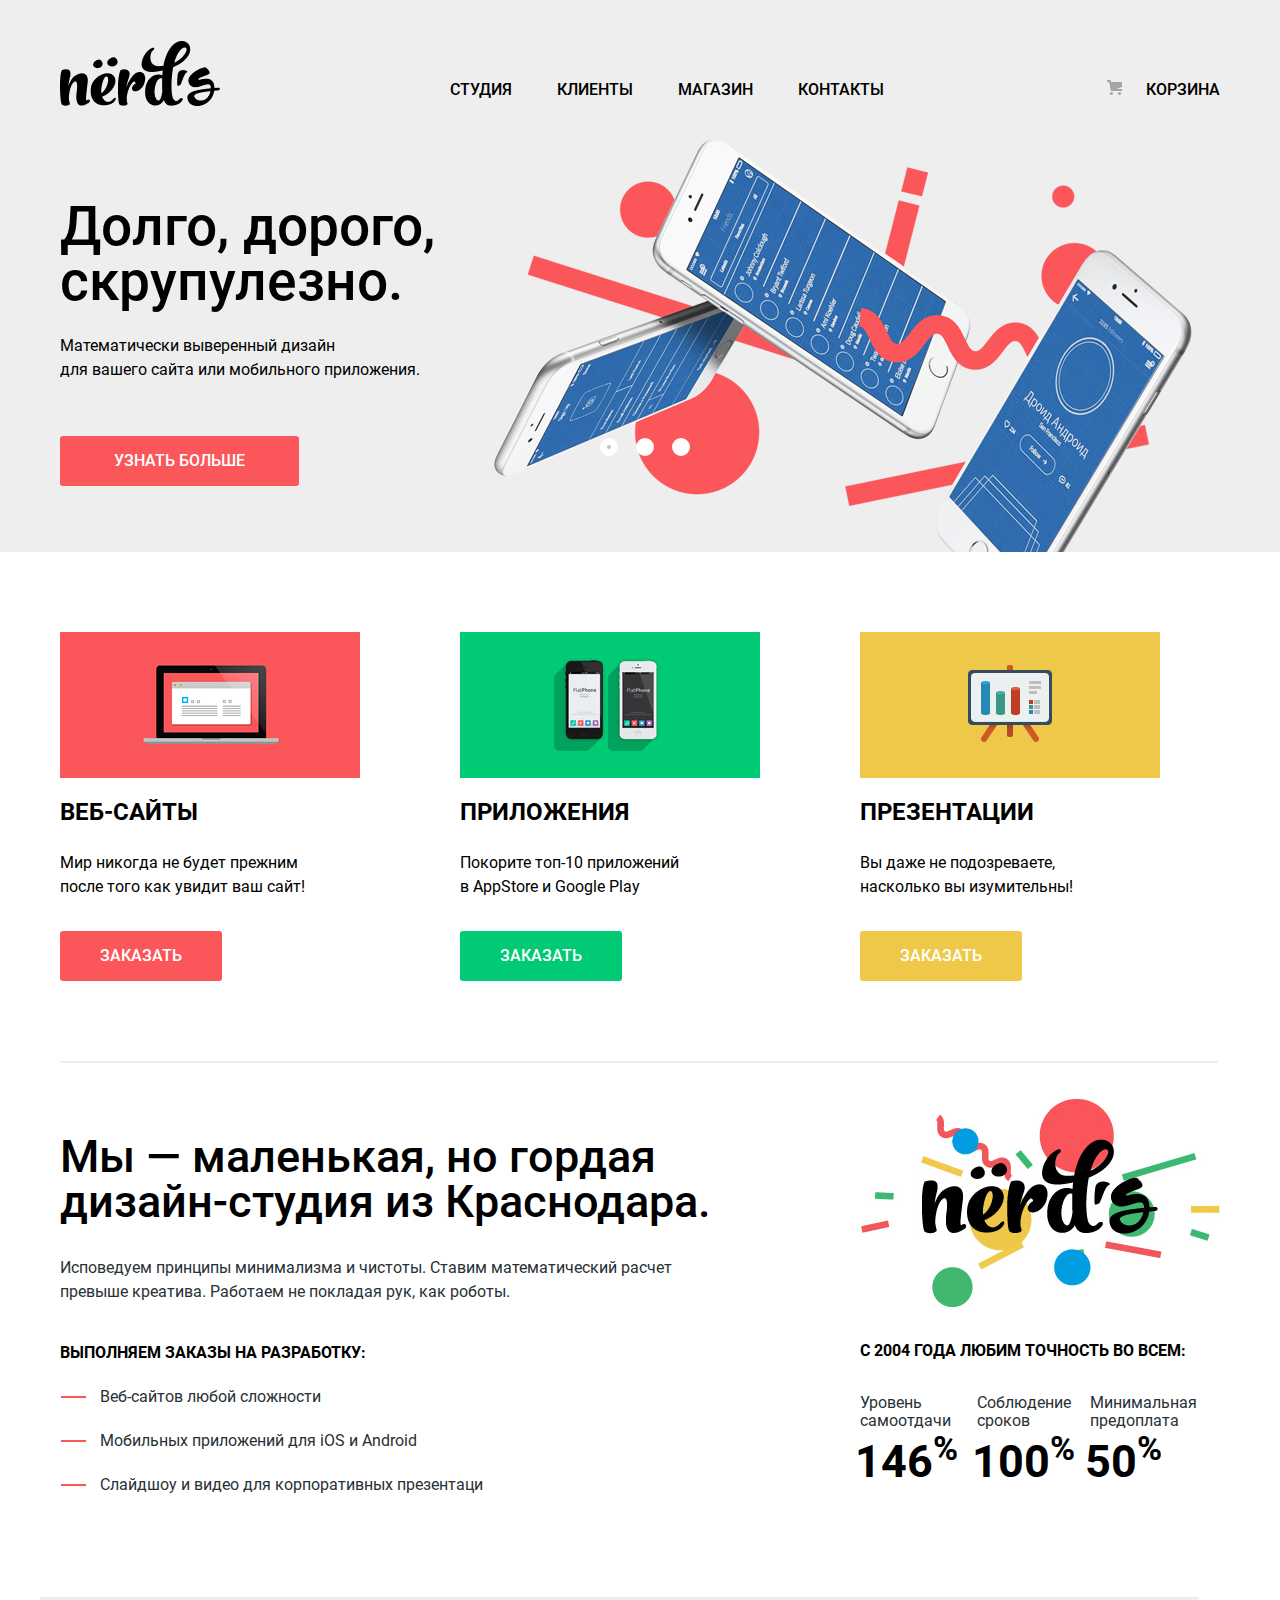
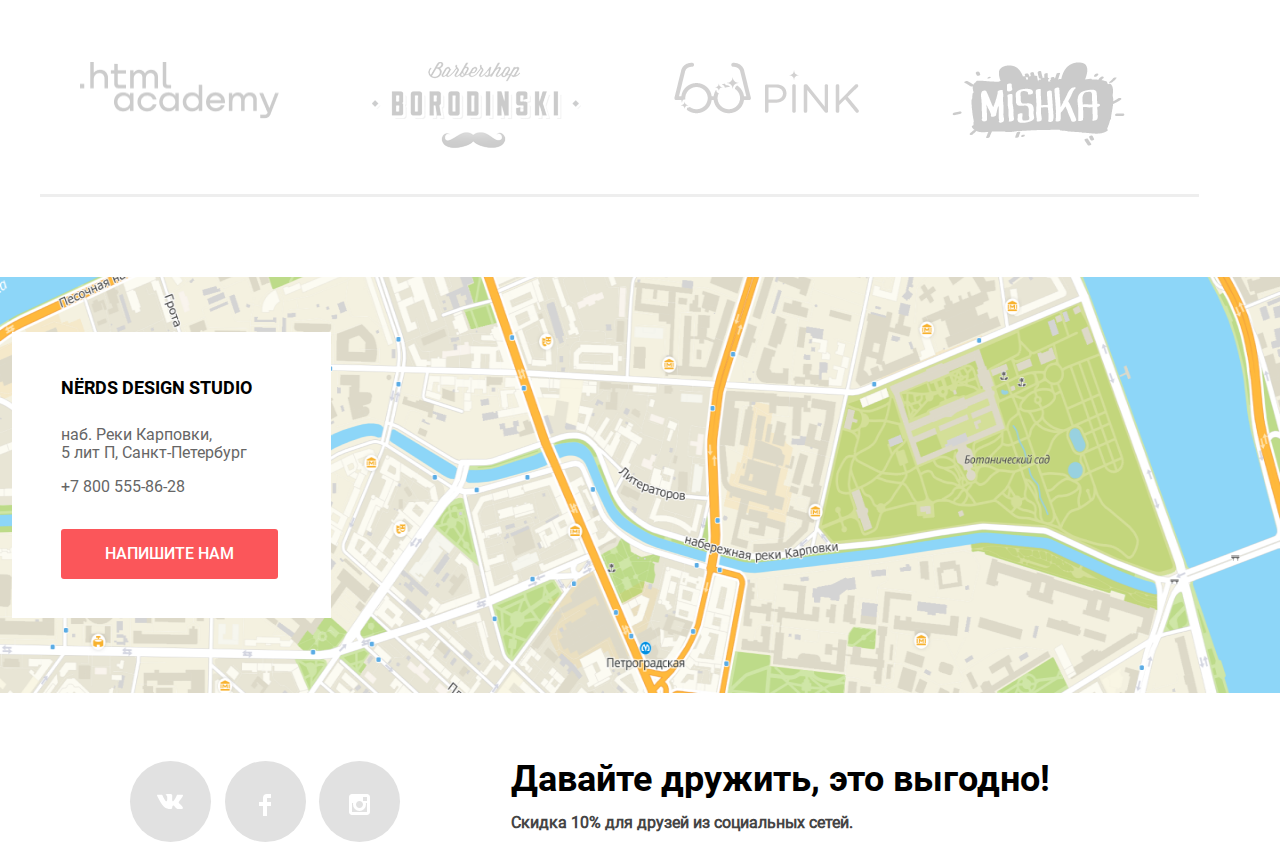
<file: index.html>
<!DOCTYPE html>
<html lang="ru">

<head>
  <meta charset="UTF-8">
  <meta http-equiv="X-UA-Compatible" content="IE=edge">
  <meta name="viewport" content="width=device-width, initial-scale=1.0">
  <link rel="stylesheet" href="./css/normalize.css">
  <link rel="stylesheet" href="./css/global.css">
  <link rel="stylesheet" href="./css/index.css">


  <link rel="apple-touch-icon" sizes="152x152" href="favicons/apple-touch-icon.png">
  <link rel="icon" type="image/png" sizes="32x32" href="favicons/favicon-32x32.png">
  <link rel="icon" type="image/png" sizes="16x16" href="favicons/favicon-16x16.png">
  <link rel="manifest" href="favicons/site.webmanifest">
  <link rel="mask-icon" href="favicons/safari-pinned-tab.svg" color="#000000">
  <meta name="msapplication-TileColor" content="#ffffff">
  <meta name="theme-color" content="#ffffff">

  <title>Nёrds</title>
</head>

<body>

  <div class="visually-hidden">
    <svg>

      <symbol id="trash" viewBox="0 0 15 15 " fill="none">
        <path fill="currentColor"
          d="M4.5 15a1.5 1.5 0 1 0 0-3 1.5 1.5 0 0 0 0 3ZM12.5 15a1.5 1.5 0 1 0 0-3 1.5 1.5 0 0 0 0 3ZM15 2H4.07l-.422-2H0v2h2.031l1.985 9H15V9H9.441L15 6.951V2Z" />
      </symbol>

      <symbol id="vk" viewBox="0 0 27 15" fill="none">
        <path fill="currentColor"
          d="M16.138 11.51c.956-.309 2.18 2.04 3.483 2.939.978.681 1.727.534 1.727.534l3.473-.05s1.815-.112.957-1.554c-.071-.12-.503-1.069-2.585-3.022-2.177-2.043-1.882-1.712.739-5.244 1.597-2.153 2.236-3.468 2.036-4.028-.192-.539-1.365-.399-1.365-.399L20.69.713c-.381.001-.704.119-.851.515-.003.004-.621 1.666-1.445 3.079-1.741 2.989-2.436 3.148-2.724 2.961-.661-.433-.494-1.737-.494-2.664 0-2.897.432-4.105-.846-4.417-.427-.104-.739-.172-1.828-.182-1.392-.021-2.574 0-3.244.329-.445.223-.786.712-.579.74.26.035.843.16 1.155.586.401.552.389 1.789.389 1.789s.229 3.411-.54 3.834c-.528.29-1.25-.302-2.803-3.016-.793-1.388-1.392-2.922-1.392-2.922s-.116-.285-.326-.441c-.25-.185-.6-.244-.6-.244L.848.684S.29.7.085.946c-.182.218-.015.668-.015.668s2.909 6.881 6.203 10.347c3.02 3.182 6.452 2.971 6.452 2.971h1.555s.469-.054.709-.312c.224-.24.214-.691.214-.691s-.031-2.109.935-2.419Z" />
      </symbol>

      <symbol id="facebook" viewBox="0 0 12 22" fill="none">
        <path fill="currentColor" d="M12 4V0H8a4 4 0 0 0-4 4v4H0v4h4v10h4V12h4V8H8V4h4Z" />
      </symbol>

      <symbol id="instagram" viewBox="0 0 21 21" fill="none">
        <path fill="currentColor" fill-rule="evenodd"
          d="M3 0h15c1.65 0 3 1.35 3 3v15c0 1.65-1.35 3-3 3H3c-1.65 0-3-1.35-3-3V3c0-1.65 1.35-3 3-3Zm11 10.5C14 8.57 12.43 7 10.5 7S7 8.57 7 10.5 8.57 14 10.5 14s3.5-1.57 3.5-3.5ZM3 18V9h1.181c-.118.491-.18.995-.181 1.5a6.5 6.5 0 1 0 13 0 6.451 6.451 0 0 0-.181-1.5H18v9H3ZM14 7h4V3h-4v4Z"
          clip-rule="evenodd" />
      </symbol>

      <symbol id="down" viewBox="0 0 11 10" fill="none">
        <path fill="currentColor" d="M5.5 10 0 0h11" />
      </symbol>

      <symbol id="up" viewBox="0 0 11 10" fill="none">
        <path fill="currentColor" d="M5.5 0 0 10h11L5.5 0Z" opacity=".2" />
      </symbol>

      <symbol id="close" viewBox="0 0 21 21" fill="none">
        <path fill="currentColor"
          d="m13.34 10.509 7.376-7.377c.39-.39.39-1.026 0-1.416L19.301.3a1.003 1.003 0 0 0-1.415 0l-7.377 7.378L3.132.301a1.003 1.003 0 0 0-1.416 0L.301 1.716c-.39.39-.39 1.026 0 1.416l7.377 7.377-7.377 7.377c-.39.39-.39 1.026 0 1.415l1.416 1.415c.39.39 1.026.39 1.416 0l7.377-7.377 7.377 7.377c.39.39 1.026.39 1.415 0l1.415-1.415c.39-.39.39-1.026 0-1.415l-7.378-7.377Z" />
      </symbol>

    </svg>
  </div>

  <header class="main-header">
    <nav class="main-navigation">
      <a class="main-header-logo">
        <img src="./img/nerds-logo.png" alt="Логотип Нёрдс">
      </a>

      <ul class="site-navigation">
        <li class="navigation-item">
          <a class="navigation-link" href="#">Студия</a>
        </li>
        <li class="navigation-item">
          <a class="navigation-link" href="#">Клиенты</a>
        </li>
        <li class="navigation-item">
          <a class="navigation-link" href="catalog.html">Магазин</a>
        </li>
        <li class="navigation-item">
          <a class="navigation-link" href="#">Контакты</a>
        </li>
      </ul>

      <a class="login-link" href="#">
        <svg class="trash" width="15" height="15">
          <use xlink:href="#trash"></use>
        </svg>
        Корзина
      </a>
    </nav>
  </header>


  <main>
    <h1 class="visually-hidden">Магазин готовых шаблонов</h1>

    <section class="main-slider">
      <h2 class="visually-hidden">Оссобености</h2>

      <section class="container">
        <div class="slider">


          <div class="slides">

            <input class=" visually-hidden slider-radiobutton slider-radiobutton-1" type="radio" name="radiobutton"
              id="radiobutton-1" checked>
              <input class="visually-hidden slider-radiobutton slider-radiobutton-2" type="radio" name="radiobutton"
              id="radiobutton-2">
              <input class="visually-hidden slider-radiobutton slider-radiobutton-3" type="radio" name="radiobutton"
              id="radiobutton-3">

              <div class="navigation-buttons">
                <label tabindex="0" class="label navigation-button-1" for="radiobutton-1"></label>
                <label tabindex="0" class="label navigation-button-2" for="radiobutton-2"></label>
                <label tabindex="0" class="label navigation-button-3" for="radiobutton-3"></label>
            </div>

            <div class="slide first-slide">
              <b class="slider-title">Долго, дорого,<br> скрупулезно.</b>
              <p class="slider-text">Математически выверенный дизайн<br> для вашего сайта или мобильного приложения.
              </p>
              <button type="button" class="button slider-button">Узнать больше</button>
            </div>

            <div class="slide second-slide">
              <b class="slider-title">Любим математику<br> как ни кто другой</b>
              <p class="slider-text">Никакого креатива, только математические формулы<br> для расчета идеальных
                пропорций.</p>
              <button type="button" class="button slider-button">Узнать больше</button>
            </div>

            <div class="slide third-slide">
              <b class="slider-title">Только ночь,<br> только хардкор</b>
              <p class="slider-text">Работать днем, как все? Мы против этого.<br> Ближе к полуночи работа только
                начинается.</p>
              <button type="button" class="button slider-button">Узнать больше</button>
            </div>

          </div>
        </div>
      </section>
    </section>

    <section class="container">

      <section class="services">
        <h2 class="visually-hidden">Услуги</h2>

        <ul class="services-list">

          <li class="services-item services-item-sites">
            <h3 class="services-text-main">Веб-сайты</h3>
            <p class="services-text">Мир никогда не будет прежним<br> после того как увидит ваш сайт!</p>
            <button type="button" class="button services-button services-button-red">Заказать</button>
          </li>

          <li class="services-item services-item-applications">
            <h3 class="services-text-main">Приложения</h3>
            <p class="services-text">Покорите топ-10 приложений<br> в AppStore и Google Play</p>
            <button type="button" class="button services-button services-button-green">Заказать</button>
          </li>

          <li class="services-item services-item-presentations">
            <h3 class="services-text-main">Презентации</h3>
            <p class="services-text">Вы даже не подозреваете,<br> насколько вы изумительны!</p>
            <button type="button" class="button services-button services-button-yellow">Заказать</button>
          </li>

        </ul>
      </section>

      <div class="index-columns">
        <section class="about">
          <h2 class="visually-hidden">О нас</h2>

          <b class="about-main-text">Мы — маленькая, но гордая дизайн-студия из Краснодара.</b>
          <p class="about-text">Исповедуем принципы минимализма и чистоты. Ставим математический расчет превыше
            креатива. Работаем не покладая рук, как роботы.</p>

          <p class="about-title-text">Выполняем заказы на разработку:</p>

          <ul class="about-list">
            <li class="about-item">Веб-сайтов любой сложности</li>
            <li class="about-item">Мобильных приложений для iOS и Android</li>
            <li class="about-item">Слайдшоу и видео для корпоративных презентаци</li>
          </ul>
        </section>

        <section class="statistics">

          <h2 class="visually-hidden">Статистика</h2>


          <p class="statistic-main-text">C 2004 года любим точность во всем:</p>

          <dl class="statistics-list">
            <div>
              <dt class="statistic-text">Уровень самоотдачи</dt>
              <dd class="statistic-numbers">146<sup>%</sup></dd>
            </div>
            <div>
              <dt class="statistic-text">Соблюдение сроков</dt>
              <dd class="statistic-numbers">100<sup>%</sup></dd>
            </div>
            <div>
              <dt class="statistic-text">Минимальная предоплата</dt>
              <dd class="statistic-numbers">50<sup>%</sup></dd>
            </div>
          </dl>
        </section>
      </div>

      <section class="clients">
        <h2 class="visually-hidden">Клиенты</h2>

        <ul class="clients-list">
          <li class="client-item">
            <a class="clients-logo" href="#">
              <img src="./img/logo-htmlacademy.png" alt="HTML Academy" width="199" height="57">
            </a>
          </li>
          <li class="client-item">
            <a class="clients-logo" href="#">
              <img src="./img/logo-barbershop.png" alt="Барбершоп Бородинский" width="209" height="90">
            </a>
          </li>
          <li class="client-item">
            <a class="clients-logo" href="#">
              <img src="./img/logo-pink.png" alt="Магазин очков Pink" width="185" height="52">
            </a>
          </li>
          <li class="client-item">
            <a class="clients-logo" href="#">
              <img src="./img/logo-mishka.png" alt="Магазин игрушек Mishka" width="173" height="84">
            </a>
          </li>
        </ul>
      </section>

    </section>
  </main>

  <footer class="main-footer">
    <section class="map">
      <h2 class="visually-hidden">Карта</h2>
    </section>

    <section class="contacts">
      <div class="contact-block">
        <h2 class="contact-title">Nёrds design studio</h2>
        <p class="contact-text">наб. Реки Карповки,<br> 5 лит П, Санкт-Петербург</p>
        <a class="contact-text" href="tel:+78005558628">+7 800 555-86-28</a><br>
        <button type="button" class="contact-button button-open">Напишите нам</button>
      </div>
    </section>

    <section class="socials">
      <h2 class="visually-hidden">Мы в социальных сетях</h2>

      <ul class="socials-list">
        <li class="social-item">
          <a class="link" href="https://vk.com/htmlacademy">
            <svg class="icon" width="27" height="15">
              <use xlink:href="#vk"></use>
            </svg>
            <span class="visually-hidden">Вконтакте</span>
          </a>
        </li>

        <li class="social-item">
          <a class="link" href="https://www.facebook.com/htmlacademy/">
            <svg width="12" height="22">
              <use xlink:href="#facebook"></use>
            </svg>
            <span class="visually-hidden">Фейсбук</span>
          </a>
        </li>

        <li class="social-item">
          <a class="link" href="https://www.instagram.com/htmlacademy/">
            <svg width="21" height="21">
              <use xlink:href="#instagram"></use>
            </svg>
            <span class="visually-hidden">instagram</span>
          </a>
        </li>

      </ul>

      <ul class="social-text-list">
        <li class="social-text-item">
          <b class="social-main-text">Давайте дружить, это выгодно!</b>
        </li>

        <li class="social-text-item">
          <b class="social-text">Скидка 10% для друзей из социальных сетей.</b>
        </li>
      </ul>
    </section>
  </footer>


  <section class="modal modal--show">
    <h2 class="modal-title">Напишите нам</h2>

    <form class="modal-form" method="get">
      <p>
        <label class="modal-label" for="name">Ваше имя:</label><br>
        <input class="modal-input" id="name" type="text" name="name" placeholder="   Имя Фамилия" required>
      </p>
      <p>
        <label class="modal-label" for="email">Ваш email:</label><br>
        <input class="modal-input" id="email" type="text" name="email" placeholder="   email@example.com" required>
      </p>
      <p>
        <label class="modal-label" for="message">Текст письма:</label><br>
        <textarea class="modal-textarea" name="text" id="message" cols="30" rows="10" placeholder="   B свободной форме"
          required></textarea>
      </p>

      <button class="button modal-button" type="submit">Отправить</button>
    </form>

    <button class="modal-close-button button-close" type="button">
      <svg width="21" height="21">
        <use xlink:href="#close"></use>
      </svg>
      <span class="visually-hidden">Close</span>
    </button>
  </section>


  <script src="./script.js"></script>

</body>

</html>
</file>
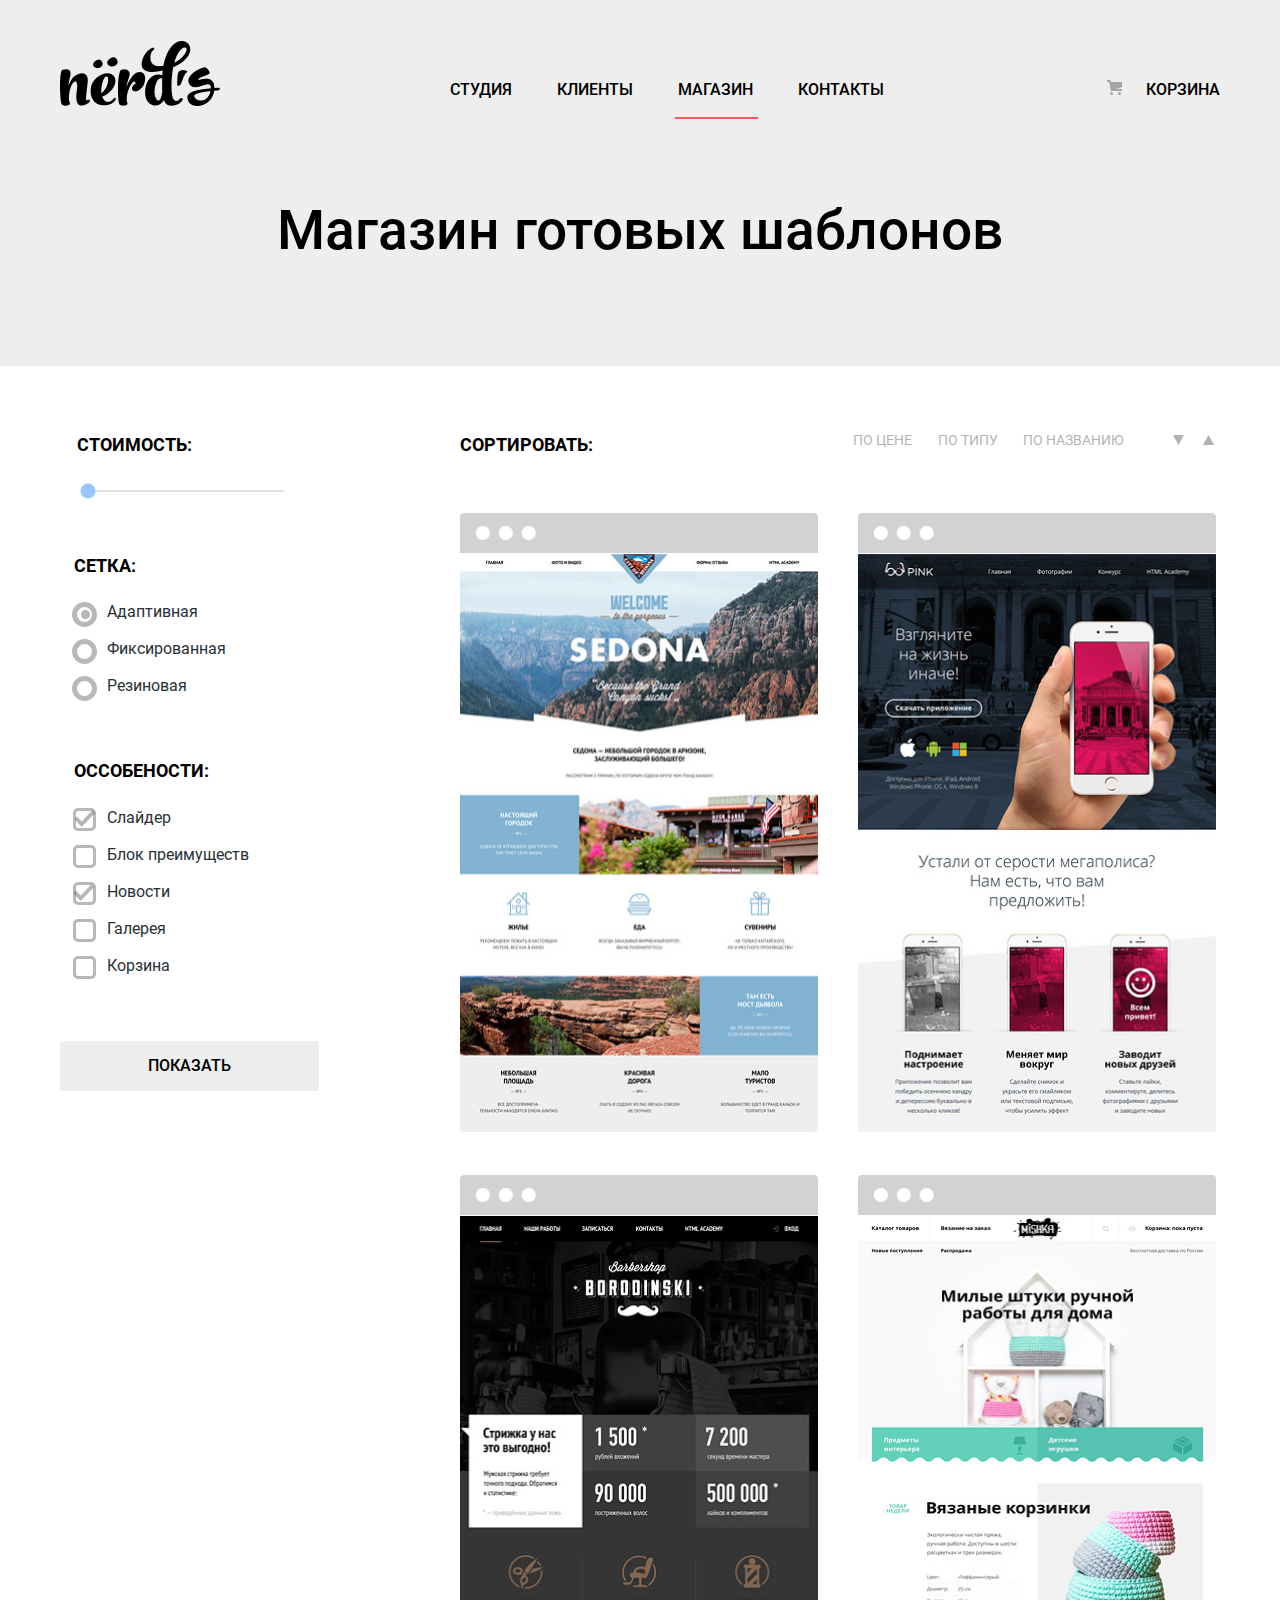
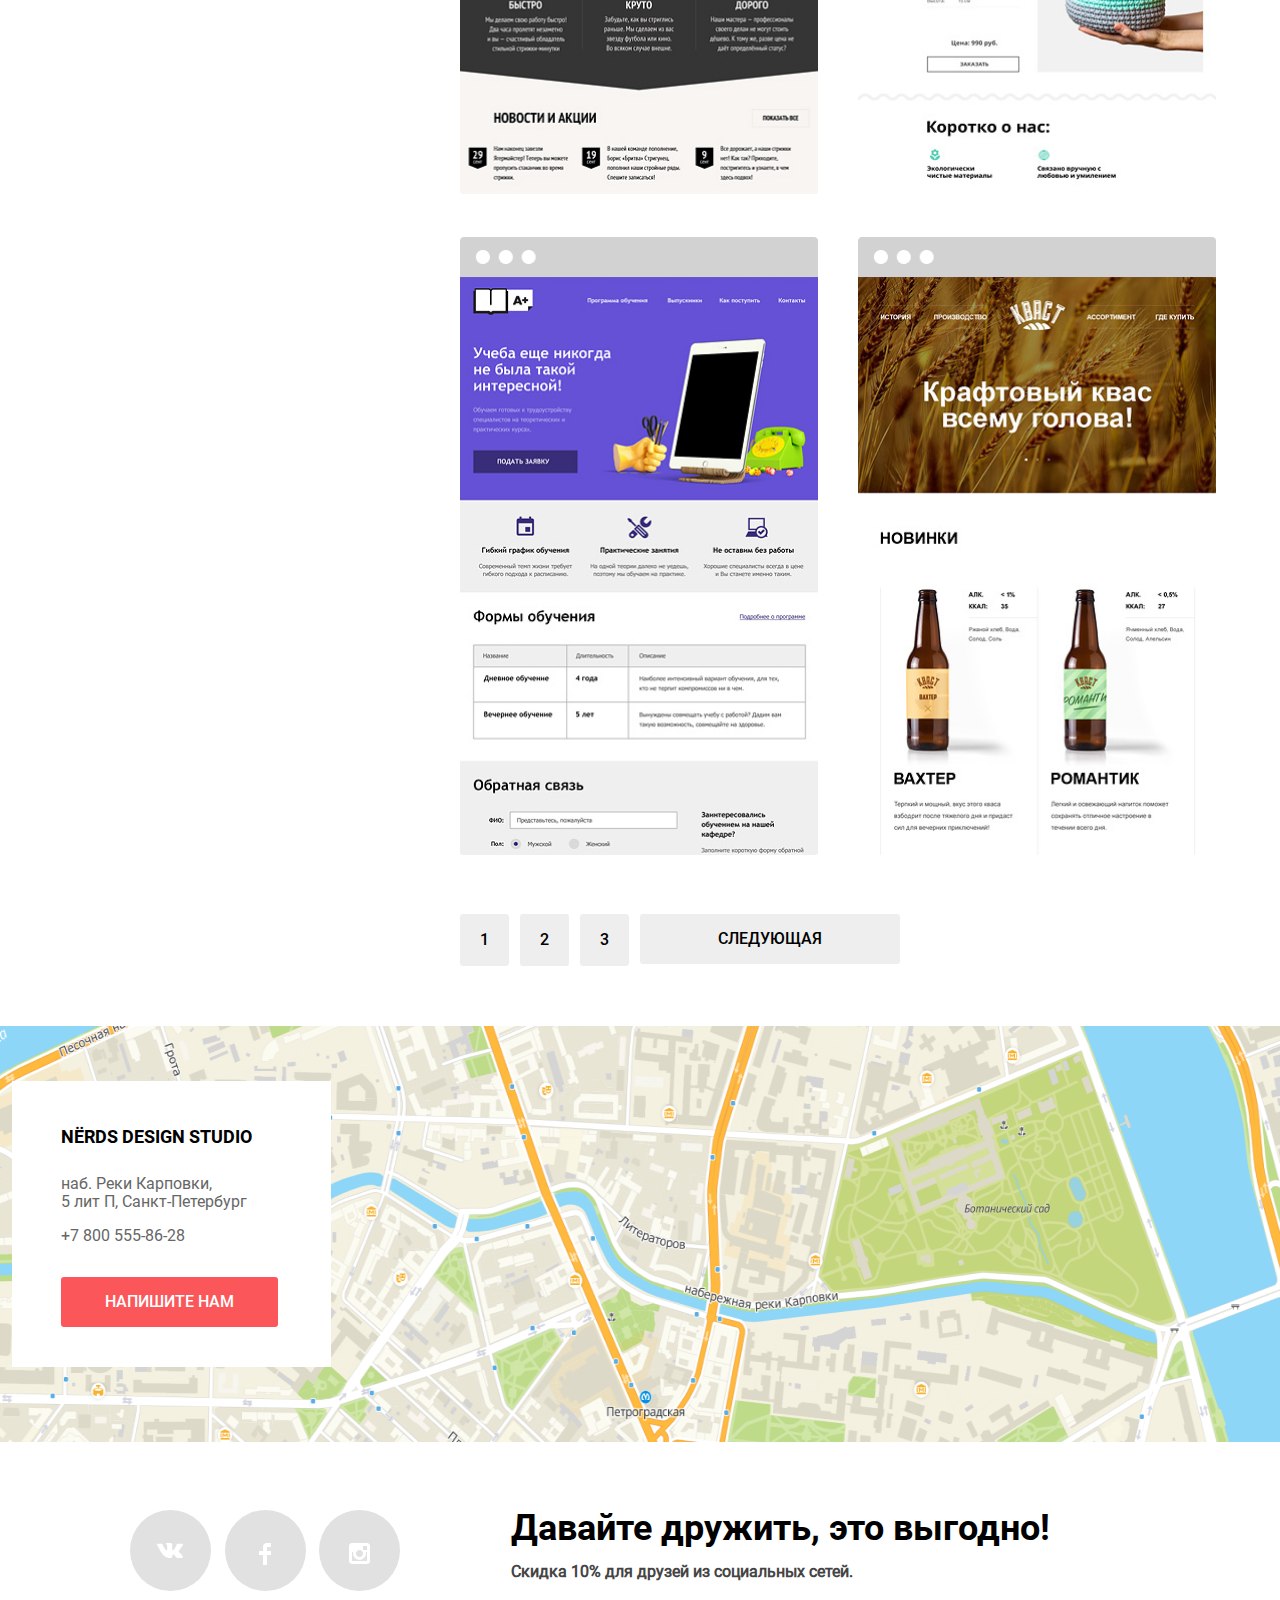
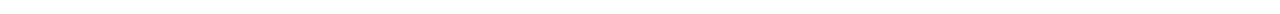
<file: catalog.html>
<!DOCTYPE html>
<html lang="ru">

<head>
  <meta charset="UTF-8">
  <meta http-equiv="X-UA-Compatible" content="IE=edge">
  <meta name="viewport" content="width=device-width, initial-scale=1.0">
  <link rel="stylesheet" href="./css/normalize.css">
  <link rel="stylesheet" href="./css/global.css">
  <link rel="stylesheet" href="./css/catalog.css">

  <link rel="apple-touch-icon" sizes="152x152" href="favicons/apple-touch-icon.png">
  <link rel="icon" type="image/png" sizes="32x32" href="favicons/favicon-32x32.png">
  <link rel="icon" type="image/png" sizes="16x16" href="favicons/favicon-16x16.png">
  <link rel="manifest" href="favicons/site.webmanifest">
  <link rel="mask-icon" href="favicons/safari-pinned-tab.svg" color="#000000">
  <meta name="msapplication-TileColor" content="#ffffff">
  <meta name="theme-color" content="#ffffff">

  <title>Catalog</title>
</head>

<body>

  <div class="visually-hidden">
    <svg>
      <symbol id="trash" viewBox="0 0 15 15 " fill="none">
        <path fill="currentColor"
          d="M4.5 15a1.5 1.5 0 1 0 0-3 1.5 1.5 0 0 0 0 3ZM12.5 15a1.5 1.5 0 1 0 0-3 1.5 1.5 0 0 0 0 3ZM15 2H4.07l-.422-2H0v2h2.031l1.985 9H15V9H9.441L15 6.951V2Z" />
      </symbol>
      <symbol id="vk" viewBox="0 0 27 15" fill="none">
        <path fill="currentColor"
          d="M16.138 11.51c.956-.309 2.18 2.04 3.483 2.939.978.681 1.727.534 1.727.534l3.473-.05s1.815-.112.957-1.554c-.071-.12-.503-1.069-2.585-3.022-2.177-2.043-1.882-1.712.739-5.244 1.597-2.153 2.236-3.468 2.036-4.028-.192-.539-1.365-.399-1.365-.399L20.69.713c-.381.001-.704.119-.851.515-.003.004-.621 1.666-1.445 3.079-1.741 2.989-2.436 3.148-2.724 2.961-.661-.433-.494-1.737-.494-2.664 0-2.897.432-4.105-.846-4.417-.427-.104-.739-.172-1.828-.182-1.392-.021-2.574 0-3.244.329-.445.223-.786.712-.579.74.26.035.843.16 1.155.586.401.552.389 1.789.389 1.789s.229 3.411-.54 3.834c-.528.29-1.25-.302-2.803-3.016-.793-1.388-1.392-2.922-1.392-2.922s-.116-.285-.326-.441c-.25-.185-.6-.244-.6-.244L.848.684S.29.7.085.946c-.182.218-.015.668-.015.668s2.909 6.881 6.203 10.347c3.02 3.182 6.452 2.971 6.452 2.971h1.555s.469-.054.709-.312c.224-.24.214-.691.214-.691s-.031-2.109.935-2.419Z" />
      </symbol>
      <symbol id="facebook" viewBox="0 0 12 22" fill="none">
        <path fill="currentColor" d="M12 4V0H8a4 4 0 0 0-4 4v4H0v4h4v10h4V12h4V8H8V4h4Z" />
      </symbol>
      <symbol id="instagram" viewBox="0 0 21 21" fill="none">
        <path fill="currentColor" fill-rule="evenodd"
          d="M3 0h15c1.65 0 3 1.35 3 3v15c0 1.65-1.35 3-3 3H3c-1.65 0-3-1.35-3-3V3c0-1.65 1.35-3 3-3Zm11 10.5C14 8.57 12.43 7 10.5 7S7 8.57 7 10.5 8.57 14 10.5 14s3.5-1.57 3.5-3.5ZM3 18V9h1.181c-.118.491-.18.995-.181 1.5a6.5 6.5 0 1 0 13 0 6.451 6.451 0 0 0-.181-1.5H18v9H3ZM14 7h4V3h-4v4Z"
          clip-rule="evenodd" />
      </symbol>
      <symbol id="down" viewBox="0 0 11 10" fill="none">
        <path fill="currentColor" d="M5.5 10 0 0h11" />
      </symbol>
      <symbol id="up" viewBox="0 0 11 10" fill="none">
        <path fill="currentColor" d="M5.5 0 0 10h11L5.5 0Z" />
      </symbol>
      <symbol id="close" viewBox="0 0 21 21" fill="none">
        <path fill="currentColor"
          d="m13.34 10.509 7.376-7.377c.39-.39.39-1.026 0-1.416L19.301.3a1.003 1.003 0 0 0-1.415 0l-7.377 7.378L3.132.301a1.003 1.003 0 0 0-1.416 0L.301 1.716c-.39.39-.39 1.026 0 1.416l7.377 7.377-7.377 7.377c-.39.39-.39 1.026 0 1.415l1.416 1.415c.39.39 1.026.39 1.416 0l7.377-7.377 7.377 7.377c.39.39 1.026.39 1.415 0l1.415-1.415c.39-.39.39-1.026 0-1.415l-7.378-7.377Z" />
      </symbol>
    </svg>
  </div>

  <header class="main-header">
    <nav class="main-navigation">
      <a href="index.html" class="main-header-logo">
        <img src="./img/nerds-logo.png" alt="Логотип Нёрдс">
      </a>

      <ul class="site-navigation">
        <li class="navigation-item">
          <a class="navigation-link" href="#">Студия</a>
        </li>
        <li class="navigation-item">
          <a class="navigation-link " href="#">Клиенты</a>
        </li>
        <li class="navigation-item">
          <a class="navigation-link navigation-link-shop" href="#">Магазин</a>
        </li>
        <li class="navigation-item">
          <a class="navigation-link" href="#">Контакты</a>
        </li>
      </ul>

      <a class="login-link" href="#">
        <svg class="trash" width="15" height="15">
          <use xlink:href="#trash"></use>
        </svg>
        Корзина
      </a>
    </nav>
  </header>

  <main>
    <section class="title">
      <div class="container">
    <h1 class="main-title">Магазин готовых шаблонов</h1>
  </div>
  </section>

    <div class="shop container">
      <section class="filter">
        <h2 class="visually-hidden">Фильтр товаров</h2>
        <form>
          <label for="price" class="filter-legend filter-legend-price">Стоимость:</label><br><br>
          <input id="price" class="filter-range" type="range" min="0" max="150000" value="50" step="10">

          <fieldset class="grid">
            <legend class="filter-legend">Сетка:</legend>
            <ul>
              <li class="filter-radiobuttons">
                <input class="visually-hidden filter-radiobutton filter-radiobutton-adaptive" type="radio" name="grid" id="adaptive"
                  checked>
                <label class="label" for="adaptive">Адаптивная</label>
              </li>

              <li class="filter-radiobuttons">
                <input class="visually-hidden filter-radiobutton filter-radiobutton-fixed" type="radio" name="grid" id="fixed">
                <label class="label" for="fixed">Фиксированная</label>
              </li>

              <li class="filter-radiobuttons">
                <input class="visually-hidden filter-radiobutton filter-radiobutton-rubber" type="radio" name="grid" id="rubber">
                <label class="label" for="rubber">Резиновая</label>
              </li>

            </ul>
          </fieldset>

          <fieldset class="peculiarities">
            <legend class="filter-legend">Оссобености:</legend>
            <ul>
              <li class="filter-checkboxes">
                <input class="visually-hidden filter-checkbox filter-checkbox-slider" type="checkbox" name="peculiarities" id="slider" checked>
                <label class="label" for="slider">Слайдер</label>
              </li>

              <li class="filter-checkboxes">
                <input class="visually-hidden filter-checkbox filter-checkbox-adventages" type="checkbox" name="peculiarities" id="adventages">
                <label class="label" for="adventages">Блок преимуществ</label>
              </li>

              <li class="filter-checkboxes">
                <input class="visually-hidden filter-checkbox filter-checkbox-news" type="checkbox" name="peculiarities" id="news" checked>
                <label class="label" for="news">Новости</label>
              </li>

              <li class="filter-checkboxes">
                <input class="visually-hidden filter-checkbox filter-checkbox-galery" type="checkbox" name="peculiarities" id="galery">
                <label class="label" for="galery">Галерея</label>
              </li>

              <li class="filter-checkboxes">
                <input class="visually-hidden filter-checkbox filter-checkbox-bascket" type="checkbox" name="peculiarities" id="bascket">
                <label class="label" for="bascket">Корзина</label>
              </li>

            </ul>
          </fieldset>
          <button class="button filter-button" type="button">Показать</button>
        </form>
      </section>

      <div>
        <section class="sorting">
          <h2 class="text-sorting">Сортировать:</h2>
          <ul class="sorting-list">
            <li class="sorting-item">
              <a class="sorting-link " href="#">По цене</a>
            </li>

            <li class="sorting-item">
              <a class="sorting-link" href="#">По типу</a>
            </li>

            <li class="sorting-item">
              <a class="sorting-link" href="#">По названию</a>
            </li>

            <li class="sorting-item">
              <a class="sorting-link" href="#">
                <svg width="11" height="10">
                  <use xlink:href="#down"></use>
                </svg>
              </a>
            </li>

            <li class="sorting-item">
              <a class="sorting-link" href="#">
                <svg width="11" height="10">
                  <use xlink:href="#up"></use>
                </svg>
              </a>
            </li>
          </ul>
        </section>

        <section class="templates">
          <h2 class="visually-hidden">Шаблоны</h2>

          <ul class="templates-list">
            <li class="templates-item">
              <img class="templates-browser" src="./img/browser.png" alt="Браузер" width="358" height="40">
              <img class="templates-image" src="./img/img-sedona.png" alt="Сайт для туристов Sedona" width="358"
                height="578">
              <div class="templates-characteristic">
                <p class="templates-header">Sedona</p>
                <p class="templates-text">Информационный сайт<br> для туристов</p>
                <button class="templates-button" type="button">9 900 ₽</button>
              </div>
            </li>

            <li class="templates-item">
              <img class="templates-browser" src="./img/browser.png" alt="Браузер" width="358" height="40">
              <img class="templates-image" src="./img/img-pink.png" alt="Лендинг приложения Pink" width="358"
                height="578">
              <div class="templates-characteristic">
                <p class="templates-header">Pink App</p>
                <p class="templates-text">Продуктовый лендинг<br> приложения для iOS и Android</p>
                <button class="templates-button" type="button">9 900 ₽</button>
              </div>
            </li>

            <li class="templates-item">
              <img class="templates-browser" src="./img/browser.png" alt="Браузер" width="358" height="40">
              <img class="templates-image" src="./img/img-barbershop.png" alt="Барбершоп Borodinski" width="358"
                height="578">
              <div class="templates-characteristic">
                <p class="templates-header">Barbershop</p>
                <p class="templates-text">Сайт салона красоты.<br> Для мужчин, да.</p>
                <button class="templates-button" type="button">9 900 ₽</button>
              </div>
            </li>

            <li class="templates-item">
              <img class="templates-browser" src="./img/browser.png" alt="Браузер" width="358" height="40">
              <img class="templates-image" src="./img/img-mishka.png" alt="Магазин вязаных игрушек Mishka" width="358"
                height="578">
              <div class="templates-characteristic">
                <p class="templates-header">Mishka</p>
                <p class="templates-text">Интернет-магазин<br> вязаных игрушек</p>
                <button class="templates-button" type="button">9 900 ₽</button>
              </div>
            </li>

            <li class="templates-item">
              <img class="templates-browser" src="./img/browser.png" alt="Браузер" width="358" height="40">
              <img class="templates-image" src="./img/img-aplus.png" alt="Лендинг курсов A Plus" width="358"
                height="578">
              <div class="templates-characteristic">
                <p class="templates-header">A Plus</p>
                <p class="templates-text">Лендинг курсов повышения<br> квалификации</p>
                <button class="templates-button" type="button">9 900 ₽</button>
              </div>
            </li>

            <li class="templates-item">
              <img class="templates-browser" src="./img/browser.png" alt="Браузер" width="358" height="40">
              <img class="templates-image" src="./img/img-kvast.png" alt="Крафтовый квас Кваст" width="358"
                height="578">
              <div class="templates-characteristic">
                <p class="templates-header">Кваст</p>
                <p class="templates-text">Промо-сайт производителя<br> крафтового кваса</p>
                <button class="templates-button" type="button">9 900 ₽</button>
              </div>
            </li>
          </ul>
        </section>

        <section class="guide-buttons">
          <h2 class="visually-hidden">Направляющие кнопки</h2>

          <ul class="guide-buttons-list">
            <li class="guide-button-item">
              <button class="guide-button" type="button">1</button>
            </li>

            <li class="guide-button-item">
              <button class="guide-button" type="button">2</button>
            </li>

            <li class="guide-button-item">
              <button class="guide-button" type="button">3</button>
            </li>

            <li class="guide-button-item">
              <button class=" guide-button-next" type="button">Следующая </button>
            </li>
          </ul>

        </section>
      </div>
    </div>
  </main>

  <footer class="main-footer">
    <section class="map">
      <h2 class="visually-hidden">Карта</h2>
    </section>

    <section class="contacts">
      <div class="contact-block">
        <h2 class="contact-title">Nёrds design studio</h2>
        <p class="contact-text">наб. Реки Карповки,<br> 5 лит П, Санкт-Петербург</p>
        <a class="contact-text" href="tel:+78005558628">+7 800 555-86-28</a><br>
        <button type="button" class="contact-button button-open">Напишите нам</button>
      </div>
    </section>

    <section class="socials">
      <h2 class="visually-hidden">Мы в социальных сетях</h2>

      <ul class="socials-list">
        <li class="social-item">
          <a class="link" href="https://vk.com/htmlacademy">
            <svg class="icon" width="27" height="15">
              <use xlink:href="#vk"></use>
            </svg>
            <span class="visually-hidden">Вконтакте</span>
          </a>
        </li>
        <li class="social-item">
          <a class="link" href="https://www.facebook.com/htmlacademy/">
            <svg width="12" height="22">
              <use xlink:href="#facebook"></use>
            </svg>
            <span class="visually-hidden">Фейсбук</span>
          </a>
        </li>
        <li class="social-item">
          <a class="link" href="https://www.instagram.com/htmlacademy/">
            <svg width="21" height="21">
              <use xlink:href="#instagram"></use>
            </svg>
            <span class="visually-hidden">instagram</span>
          </a>
        </li>
      </ul>

      <ul class="social-text-list">
        <li class="social-text-item">
          <b class="social-main-text">Давайте дружить, это выгодно!</b>
        </li>

        <li class="social-text-item">
          <b class="social-text">Скидка 10% для друзей из социальных сетей.</b>
        </li>
      </ul>
    </section>
  </footer>


  <section class="modal">
    <h2 class="modal-title">Напишите нам</h2>

    <form class="modal-form" method="get">
      <p>
        <label class="modal-label" for="name">Ваше имя:</label><br>
        <input class="modal-input" id="name" type="text" name="name" placeholder="   Имя Фамилия" required>
      </p>
      <p>
        <label class="modal-label" for="email">Ваш email:</label><br>
        <input class="modal-input" id="email" type="text" name="email" placeholder="   email@example.com" required>
      </p>
      <p>
        <label class="modal-label" for="message">Текст письма:</label><br>
        <textarea class="modal-textarea" name="text" id="message" cols="30" rows="10" placeholder="   B свободной форме"
          required></textarea>
      </p>

      <button class="button modal-button" type="submit">Отправить</button>
    </form>

    <button class="modal-close-button button-close" type="button">
      <svg width="21" height="21">
        <use xlink:href="#close"></use>
      </svg>
      <span class="visually-hidden">Close</span>
    </button>
  </section>


<script src="./script.js"></script>


</body>

</html>
</file>
<file: css/global.css>
@font-face {
  font-family: "Roboto Regular";
  src: url(../fonts/Roboto-Regular.ttf);
  font-weight: 400;
  font-style: normal;
}

@font-face {
  font-family: "Roboto Medium";
  src: url(../fonts/Roboto-Medium.ttf);
  font-weight: 500;
  font-style: normal;
}

@font-face {
  font-family: "Roboto Bold";
  src: url(../fonts/Roboto-Bold.ttf);
  font-weight: 700;
  font-style: normal;
}
*,
*::before,
*::after {
  box-sizing: border-box;
  font-size: inherit;
  color: inherit;
  line-height: inherit;
}

.visually-hidden {
  position: absolute;
  width: 1px;
  height: 1px;
  margin: -1px;
  border: 0;
  padding: 0;
  white-space: nowrap;
  clip-path: inset(100%);
  clip: rect(0 0 0 0);
  overflow: hidden;
}

ul {
  list-style: none;
}

a {
  text-decoration: none;
}

button {
  cursor: pointer;
}

.container {
  margin: 0 auto;
  width: 1160px;
}

.main-header {
  background-color: #EEEEEE;
  padding-top: 40px;
}

.main-navigation {
  display: flex;
  justify-content: space-between;
  width: 1160px;
  margin: 0 auto;
  font-family: "Roboto Medium";
  font-size: 16px;
  color: #000000;
  line-height: 30px;
}

.main-header-logo:hover {
  opacity: 70%;
  transition: all 0.3s;
  cursor: pointer;
}

.main-header-logo:active {
  opacity: 30%;
}


.site-navigation {
  width: 437px;
  display: flex;
  justify-content: space-between;
  text-transform: uppercase;
  margin-left: -70px;
}

.navigation-item {
  margin-right: 45px;
  padding-top: 19px;
}
.navigation-item:hover {
  color: #FB565A;
}
.navigation-item:active {
  color: #000000;
  opacity: 0.3;
}

.login-link {
  padding-top: 35px;
  text-transform: uppercase;
}
.login-link:hover {
  color: #FB565A;
}
.login-link:active {
  opacity: 30%;
  color: #000000;
}

.trash {
  margin-right: 20px;
  opacity: 0.3;
}


.map {
  margin-bottom: -415px;
  background-image: url(../img/map\ 1.png);
  background-size: 100%  416px;
  height: 416px;
}

.contacts {
  width: 319px;
  margin: 0 auto;
}

.contact-block {
  margin-left: -470px;
  height: 340px;
  padding-left: 50px;
  padding-top: 80px;
  background-image: url(../img/contacts-background.png);
  background-repeat: no-repeat;
  background-position: 1px 54px;
}

.contact-title {
  font-family: "Roboto Bold";
  font-size: 18px;
  line-height: 30px;
  color: #000000;
  text-transform: uppercase;
}

.contact-text {
  font-family: "Roboto Regular";
  font-size: 16px;
  line-height: 18px;
  color: #666666;
  margin-top: 23px;
}

.contact-button {
  font-family: "Roboto Medium";
  font-size: 16px;
  line-height: 18px;
  color: white;
  background-color: #FB565A;
  border-radius: 3px;
  padding: 15px 44px;
  height: 50px;
  border: 0px;
  margin-top: 32px;
  text-transform: uppercase;
}

.contact-button:hover {
  background-color: #E74246;
}

.contact-button:active {
  background-color: #D7373B;
  box-shadow: inset 0px 3px 0px rgba(0, 1, 1, 0.1);
  color: hsl(0, 100%, 70%);
}

.socials {
  width: 1440px;
  margin: 0 auto;
  display: flex;
  justify-content: space-between;
}

.socials-list {
  display: flex;
  justify-content: space-between;
  width: 310px;
  margin-left: 90px;
  margin-top: 143px;
}

.link {
  display: block;
  height: 81px;
  width: 81px;
  text-align: center;
  background: #E1E1E1;
  padding-top: 33px;
  border-radius: 50%;
  color: #fff;
}

.link:hover {
  background-color: #E74246;
}

.link:active {
  background: linear-gradient(0deg, #D7373B, #D7373B), #FFFFFF;
  box-shadow: inset 0px 3px 0px rgba(0, 1, 1, 0.1);
  color: hsl(0, 100%, 70%);
}

.social-text-list {
  margin-right: 390px;
  margin-top: 143px;

}
.social-text-item {
  margin-bottom: 15px;
}

.social-main-text {
  font-family: "Roboto Bold";
  font-size: 36px;
  line-height: 36px;
  color: #000000;
}

.social-text {
  font-family: "Roboto Regular";
  font-size: 16px;
  line-height: 22px;
  color: #444444;
}


.modal {
  height: 590px;
  width: 960px;
  margin-left: 240px;
  padding-top: 63px;
  padding-left: 100px;
  padding-right: 100px;
  box-shadow: 0px 20px 40px rgba(0, 0, 0, 0.4);
  background-color: #FFFFFF;
  display: none;
  position: fixed;
  top: 0;
  bottom: 0;
  left: 0;
  right: 0;
  margin: auto;
}

.modal-show {
  display: block;
}


.modal::after {
  content: "";
  position: fixed;
  top: 0;
  left: 0;
  height: 590px;
  width: 960px;
  z-index: 1;
  display: block;
}

.modal-form {
  display: flex;
  flex-wrap: wrap;
  justify-content: space-between;
  position: relative;
  z-index: 2;
}

.modal-title {
  font-family: "Roboto Bold";
  font-size: 45px;
  line-height: 52.73px;
  margin-top: -7px;
  color: #000000;
}

.modal-label {
  font-family: "Roboto Bold";
  font-size: 16px;
  line-height: 18px;
  color: #000000;
  margin-left: 3px;
}

.modal-input {
  font-family: "Roboto Regular";
  font-size: 16px;
  line-height: 18px;
  color: #444444;
  border: 2px solid #D7DCDE;
  width: 360px;
  height: 50px;
  margin-top: 10px;
}

.modal-input:hover {
  border: 2px solid #B4B9BB;
}

.modal-input:focus {
  border: 2px solid #000000;
}

.modal-textarea {
  font-family: "Roboto Regular";
  font-size: 16px;
  line-height: 18px;
  color: #444444;
  border: 2px solid #D7DCDE;
  width: 760px;
  height: 118px;
  margin-top: 10px;
}

.modal-textarea:hover {
  border: 2px solid #B4B9BB;
}

.modal-textarea:focus {
  border: 2px solid #000000;
}

.modal-button {
  font-family: "Roboto Medium";
  height: 50px;
  font-size: 16px;
  line-height: 18px;
  color: white;
  background-color: #FB565A;
  border-radius: 3px;
  padding: 17px 83px;
  border: 0px;
  margin-top: 47px;
  text-transform: uppercase;
}

.modal-button:hover {
  background-color: #E74246;
}

.modal-button:active {
  background-color: #D7373B;
  box-shadow: inset 0px 3px 0px rgba(0, 1, 1, 0.1);
  color: hsl(0, 100%, 70%);
}

.modal-close-button {
  position: absolute;
  top: 81px;
  right: 100px;
  width: 21px;
  height: 21px;
  border: 0;
  cursor: pointer;
  background-color: #FFFFFF;
  color: #FB565A;
  opacity: 30%;
}

.modal-close-button:hover {
  opacity: 100%;
}

.modal-close-button:active {
  opacity: 10%;
}

.modal-close-button::before,
.modal-close-button::after {
  content: "";
  position: absolute;
  top: 10px;
  left: 2px;
  width: 19px;
  height: 3px;
  background-color: var(--basic-dark);
}

.modal-close-button::before {
  transform: rotate(45deg);
}

.modal-close-button::after {
  transform: rotate(45deg)
}
</file>
<file: css/index.css>
.main-slider {
  width: 100%;
  margin: 0 auto;
  background-color: #EEEEEE;
}

.slider {
  width: 1160px;
  height: 431px;
  overflow: hidden;
  margin-bottom: 80px;
}

.slides {
  width: 400%;
  height: 100%;
  display: flex;
}

.slide {
  width: 25%;
  padding-top: 78px;
}

.first-slide {
  background-image: url("../img/slide-1.png");
  background-repeat: no-repeat;
  background-position: 400px;
}

.second-slide {
  background-image: url("../img/slide-2.png");
  background-repeat: no-repeat;
  background-position: 400px;
}

.third-slide {
  background-image: url("../img/slide-3.png");
  background-repeat: no-repeat;
  background-position: 400px;
}


.slider-title {
  font-family: "Roboto Medium";
  font-weight: 500;
  font-size: 55px;
  line-height: 55px;
  margin-top: 78px;
}

.slider-text {
  margin-top: 25px;
  font-family: "Roboto Regular";
  font-size: 16px;
  line-height: 24px;
 }

 .slider-button {
   font-family: "Roboto Medium";
   font-size: 16px;
   line-height: 18px;
   color: white;
   background-color: #FB565A;
   border-radius: 3px;
   padding: 16px 54px;
   height: 50px;
   border: 0px;
   text-transform: uppercase;
   margin-top: 38px;
 }

 .slider-button:hover {
   background-color: #E74246;
 }

 .slider-button:active {
   background-color: #D7373B;
   box-shadow: inset 0px 3px 0px rgba(0, 1, 1, 0.1);
   color: hsl(0, 100%, 70%);
 }

  .navigation-buttons {
   position: absolute;
   display: flex;
   justify-content: space-between;
   gap: 18px;
   margin-left: 540px;
   margin-top: 317px;
 }

  .label {
   background-color: #FFFFFF;
   border: 7px solid #FFFFFF;
   width: 18px;
   height: 18px;
   border-radius: 50px;
 }


 .slider-radiobutton-1:checked~.first-slide {
   margin-left: -0%;
 }

 .slider-radiobutton-2:checked~.first-slide {
   margin-left: -25%;
 }

 .slider-radiobutton-3:checked~.first-slide {
   margin-left: -50%;
 }

 .slider-radiobutton-1:checked~.navigation-buttons
 label[for="radiobutton-1"],
 .slider-radiobutton-2:checked~.navigation-buttons
 label[for="radiobutton-2"],
 .slider-radiobutton-3:checked~.navigation-buttons
 label[for="radiobutton-3"]
{
  background-color: #C1C1C1;
}


 .services {
  width: 1100px;
  margin-left: -40px;
 }

 .services-list {
   display: grid;
   grid-template-columns: 1fr 1fr 1fr;
   gap: 100px;
   margin-bottom: 80px;
 }

.services-item-sites {
  background-image: url("../img/illustration-red.png");
  background-repeat: no-repeat;
  width: 300px;
}

.services-item-applications {
  background-image: url("../img/illustration-green.png");
  background-repeat: no-repeat;
  width: 300px;
}

.services-item-presentations {
  background-image: url("../img/illustrattion-yellow.png");
  background-repeat: no-repeat;
  width: 300px;
}

.services-text-main {
  font-family: "Roboto Bold";
  font-size: 24px;
  line-height: 30px;
  text-transform: uppercase;
  margin-top: 165px;
}

.services-text {
  font-family: "Roboto Regular";
  font-size: 16px;
  line-height: 24px;
  margin-bottom: 32px;
}

.services-button {
  font-family: "Roboto Medium";
  height: 50px;
  font-size: 16px;
  line-height: 18px;
  color: white;
  border-radius: 3px;
  padding: 16px 40px;
  border: 0px;
  text-transform: uppercase;
}

.services-button-red {
  background-color: #FB565A;
}
.services-button-red:hover {
  background-color: #E74246;
}
.services-button-red:active {
  background-color: #D7373B;
  box-shadow: inset 0px 3px 0px rgba(0, 1, 1, 0.1);
  color: hsl(0, 100%, 70%);
}

.services-button-green {
  background-color: #00CA74;
}
.services-button-green:hover {
  background-color: #00BC6C;
}
.services-button-green:active {
  background-color: #00AA62;
  box-shadow: inset 0px 3px 0px rgba(0, 1, 1, 0.1);
  color: #50c878;
}

.services-button-yellow {
  background-color: #EFC849;
}
.services-button-yellow:hover {
  background-color: #EAB534;
}
.services-button-yellow:active {
  background-color: #E5A722;
  box-shadow: inset 0px 3px 0px rgba(0, 1, 1, 0.1);
  color: #ffd800;
}

.index-columns {
  width: 1180px;
  margin-bottom: 80px;
  padding-top: 73px;
  display: grid;
  grid-template-columns: 2fr 1fr;
  gap: 149px;
  background-image: url("../img/rectangle-9.png");
  background-repeat: no-repeat;
  background-size: 1158px 2px;
}

.about-main-text {
  font-family: "Roboto Medium";
  font-weight: 500;
  font-size: 45px;
  line-height: 45px;
  color: #000000;
}

.about-text {
  font-family: "Roboto Regular";
  font-size: 16px;
  line-height: 24px;
  color: #283136;
  margin-top: 32px;
  margin-bottom: 40px;
}

.about-title-text {
  font-family: "Roboto Bold";
  text-transform: uppercase;
  margin-bottom: 23px;
}

.about-item {
  font-family: "Roboto Regular";
  font-size: 16px;
  line-height: 24px;
  margin-left: -40px;
  padding-left: 40px;
  color: #283136;
  margin-bottom: 20px;
  background-image: url("../img/podcherivanie.png.png");
  background-repeat: no-repeat;
  background-size: 25px 2px;
  background-position:  1px;
}

.statistics {
  background-image: url("../img/nerds-party.png");
  background-repeat: no-repeat;
  margin-top: -35px;
}

.statistic-main-text {
  font-family: "Roboto Bold";
  font-size: 16px;
  line-height: 24px;
  color: #000000;
  text-transform: uppercase;
  margin-top: 240px;
  margin-bottom: 31px;
}

.statistics-list {
  width: 380px;
  display: flex;
  justify-content: space-between;
}

.statistic-text {
  font-family: "Roboto Regular";
  font-size: 16px;
  line-height: 18px;
  color: #283136;
}

.statistic-numbers {
  font-family: "Roboto Bold";
  font-size: 45px;
  line-height: 64px;
  color: #000000;
  margin-left: -5px;

}

.clients {
  width: 1159px;
  height: 200px;
  margin-left: -20px;
  border-top: #EEEEEE solid 3px;
  border-bottom: #EEEEEE solid 3px;
  margin-bottom: 80px;

}

.clients-list {
  width: 1085px;
  height: 184px;
  padding-top: 46px;
  display: flex;
  justify-content: space-between;
  margin-bottom: 80px;
  margin-left: 0px;

}

.clients-logo {
  opacity: 20%;
}
.clients-logo:hover {
  opacity: 100%;
  transition: all 0.2s;
}
.clients-logo:active {
  opacity: 10%;
}
</file>
<file: css/catalog.css>
input {
  color: #4D4D4D;
  opacity: 40%;
}

input:hover {
  opacity: 100%;
}


.title {
  width: 100%;
  margin: 0 auto;
  background-color: #EEEEEE;
}


.main-title {
  font-family: "Roboto Medium";
  font-weight: 500;
  font-size: 55px;
  line-height: 55px;
  color: #000000;
  background-color: #EEEEEE;
  margin-bottom: 64px;
  margin-top: -5px;
  margin-left: -140px;
  padding-top: 87px;
  padding-left: 357px;
  padding-bottom: 108px;
  width: 1440px;
  background-image: url("../img/podcherivanie.png.png");
  background-repeat: no-repeat;
  background-position: 755px 1px;
  background-size: 83px 2px;
}

fieldset {
  border: 0;
}

.shop {
  display: grid;
  grid-template-columns: 400px 755px;
}

.filter-legend {
  font-family: "Roboto Bold";
  font-size: 18px;
  line-height: 30px;
  text-transform: uppercase;
}

.filter-legend-price {
  margin-left: 17px;
}

.grid {
  margin-top: 54px;
  margin-bottom: 33px;
}

.label {
  color: #283136;
  font-family: "Roboto Regular";
  font-size: 16px;
  line-height: 20px;
  margin-left: 33px;
}

.filter-radiobuttons {
  margin-bottom: 17px;
  margin-left: -40px;
}

.filter-radiobutton+label::before {
  content: "";
  position: absolute;
  margin-left: -35px;
  width: 25px;
  height: 25px;
  border: 5px solid #4D4D4D;
  border-radius: 50px;
  opacity: 40%;
}

.filter-radiobutton-adaptive:checked+label::after {
  content: "";
  position: absolute;
  margin-left: -126px;
  width: 23px;
  height: 23px;
  background-image: url("../img/shape-oval.svg");
  background-repeat: no-repeat;
  background-position: 8.5px 8px;
  opacity: 40%;
}

.filter-radiobutton-fixed:checked+label::after {
  content: "";
  position: absolute;
  margin-left: -154px;
  width: 23px;
  height: 23px;
  background-image: url("../img/shape-oval.svg");
  background-repeat: no-repeat;
  background-position: 7.7px 8px;
  opacity: 40%;
}

.filter-radiobutton-rubber:checked+label::after {
  content: "";
  position: absolute;
  margin-left: -116px;
  width: 23px;
  height: 23px;
  background-image: url("../img/shape-oval.svg");
  background-repeat: no-repeat;
  background-position: 8.5px 8px;
  opacity: 40%;
}

.filter-checkboxes {
  font-family: "Roboto Regular";
  font-size: 16px;
  line-height: 20px;
  color: #283136;
  margin-bottom: 17px;
  margin-left: -40px;
}

.filter-checkbox+label::before {
  content: "";
  position: absolute;
  margin-left: -34px;
  width: 23px;
  height: 23px;
  border: 3px solid #4D4D4D;
  border-radius: 5px;
  opacity: 40%;
}

.filter-checkbox-slider:checked+label::after {
  content: "";
  position: absolute;
  margin-left: -96px;
  width: 23px;
  height: 23px;
  background-image: url("../img/shape-chek-mark.svg");
  background-repeat: no-repeat;
  background-position: -1px 2px;
  opacity: 40%;
}

.filter-checkbox-adventages:checked+label::after {
  content: "";
  position: absolute;
  margin-left: -175px;
  width: 23px;
  height: 23px;
  background-image: url("../img/shape-chek-mark.svg");
  background-repeat: no-repeat;
  background-position: -1px 2px;
  opacity: 40%;
}

.filter-checkbox-news:checked+label::after {
  content: "";
  position: absolute;
  margin-left: -96px;
  width: 23px;
  height: 23px;
  background-image: url("../img/shape-chek-mark.svg");
  background-repeat: no-repeat;
  background-position: -1px 2px;
  opacity: 40%;
}

.filter-checkbox-galery:checked+label::after {
  content: "";
  position: absolute;
  margin-left: -91.6px;
  width: 23px;
  height: 23px;
  background-image: url("../img/shape-chek-mark.svg");
  background-repeat: no-repeat;
  background-position: -1px 2px;
  opacity: 40%;
}

.filter-checkbox-bascket:checked+label::after {
  content: "";
  position: absolute;
  margin-left: -95px;
  width: 23px;
  height: 23px;
  background-image: url("../img/shape-chek-mark.svg");
  background-repeat: no-repeat;
  background-position: -1px 2px;
  opacity: 40%;
}

.filter-range {
  width: 205px;
  height: 2px;
  margin-left: 20px;
}

.filter-button {
  font-family: "Roboto Medium";
  font-size: 16px;
  line-height: 18px;
  color: #000000;
  background-color: #EEEEEE;
  border: 0;
  height: 50px;
  padding: 16px 88px;
  text-transform: uppercase;
  border-radius: 3px;
}

.filter-button:hover {
  background-color: #DFDFDF;
}

.filter-button:active {
  background-color: #D5D5D5;
  color: #a2a2a2;
}

.peculiarities {
  margin-bottom: 38px;
}

.sorting {
  display: grid;
  grid-template-columns: 1fr 1fr;
  margin-top: -15px;
}

.sorting-list {
  display: grid;
  grid-template-columns: 85px 85px 150px 30px 30px;
  margin-bottom: 48px;
  margin-left: 220px;
}

.text-sorting {
  font-family: "Roboto Bold";
  font-size: 18px;
  line-height: 30px;
  text-transform: uppercase;
  color: #000000;
}

.sorting-link {
  font-family: "Roboto Regular";
  font-size: 14px;
  line-height: 18px;
  color: #000000;
  opacity: 30%;
  text-transform: uppercase;
}
.sorting-link:hover {
  opacity: 60%;
}
.sorting-link:active {
  opacity: 100%;
}
.sorting-link:focus {
  opacity: 100%;
}

.templates {
  margin-bottom: 55px;
}

.templates-list {
  display: grid;
  grid-template-columns: 358px 358px;
  gap: 40px;
  margin-left: -40px;
}

.templates-item {
  cursor: pointer;
}
.templates-item:hover {
  filter: drop-shadow(0px 6px 15px rgba(0, 0, 0, 0.25));
  transition: all 0.2s;
}
.templates-item:hover .templates-characteristic {
  opacity: 1;
  transition: all 0.2s;
}
.templates-item:hover .templates-browser {
  opacity: 1;
  transition: all 0.2s;
}

.templates-browser {
  opacity: 25%;
}

.templates-image {
  border-bottom-left-radius: 3px;
  border-bottom-right-radius: 3px;
  margin-top: -4px;
}

.templates-characteristic {
  position: relative;
  background-color: #EEEEEE;
  width: 360px;
  height: 231px;
  text-align: center;
  margin-left: -1px;
  margin-top: -250px;
  opacity: 0;
  z-index: 99;
  border-bottom-left-radius: 3px;
  border-bottom-right-radius: 3px;
}

.templates-header {
  font-family: "Roboto Bold";
  font-size: 18px;
  line-height: 30px;
  color: #000000;
  text-transform: uppercase;
  padding-top: 26px;
}
.templates-header:hover {
  color: #FB565A;
  cursor: pointer;
}
.templates-header:active {
  color: #000000;
  opacity: 30%;
  cursor: pointer;
}

.templates-text {
  font-family: "Roboto Regular";
  font-size: 16px;
  line-height: 18px;
  color: #666666;
}

.templates-button {
  font-family: "Roboto Medium";
  font-size: 16px;
  line-height: 18px;
  height: 50px;
  background-color: #FB565A;
  padding: 16px 72px;
  border: 0;
  border-radius: 3px;
  color: #FFFFFF;
  margin-top: 15px;
}
.templates-button:hover {
  background-color: #E74246;
}
.templates-button:active {
  background-color: #D7373B;
  box-shadow: inset 0px 3px 0px rgba(0, 1, 1, 0.1);
}

.guide-buttons {
  margin-left: -40px;
  margin-bottom: 60px;
}

.guide-buttons-list {
  display: grid;
  grid-template-columns: 60px 60px 60px 60px;
}

.guide-button {
  font-family: "Roboto Medium";
  font-size: 16px;
  line-height: 18px;
  padding: 17px 20px;
  background-color: #EEEEEE;
  border: 0;
  border-radius: 3px;
}
.guide-button:hover {
  background-color: #DFDFDF;
}
.guide-button:active {
  background-color: #D5D5D5;
  color: #a2a2a2;
}
.guide-button:focus {
  padding: 14.5px 18px;
  background-color: #FFFFFF;
  border: 3px solid #D5D5D5;
}

.guide-button-next {
  font-family: "Roboto Medium" ;
  font-size: 16px;
  line-height: 18px;
  width: 260px;
  height: 50px;
  text-transform: uppercase;
  background-color: #EEEEEE;
  border: 0;
  border-radius: 3px;
}
.guide-button-next:hover {
  background-color: #DFDFDF;
}
.guide-button:active {
  background-color: #D5D5D5;
}
</file>
